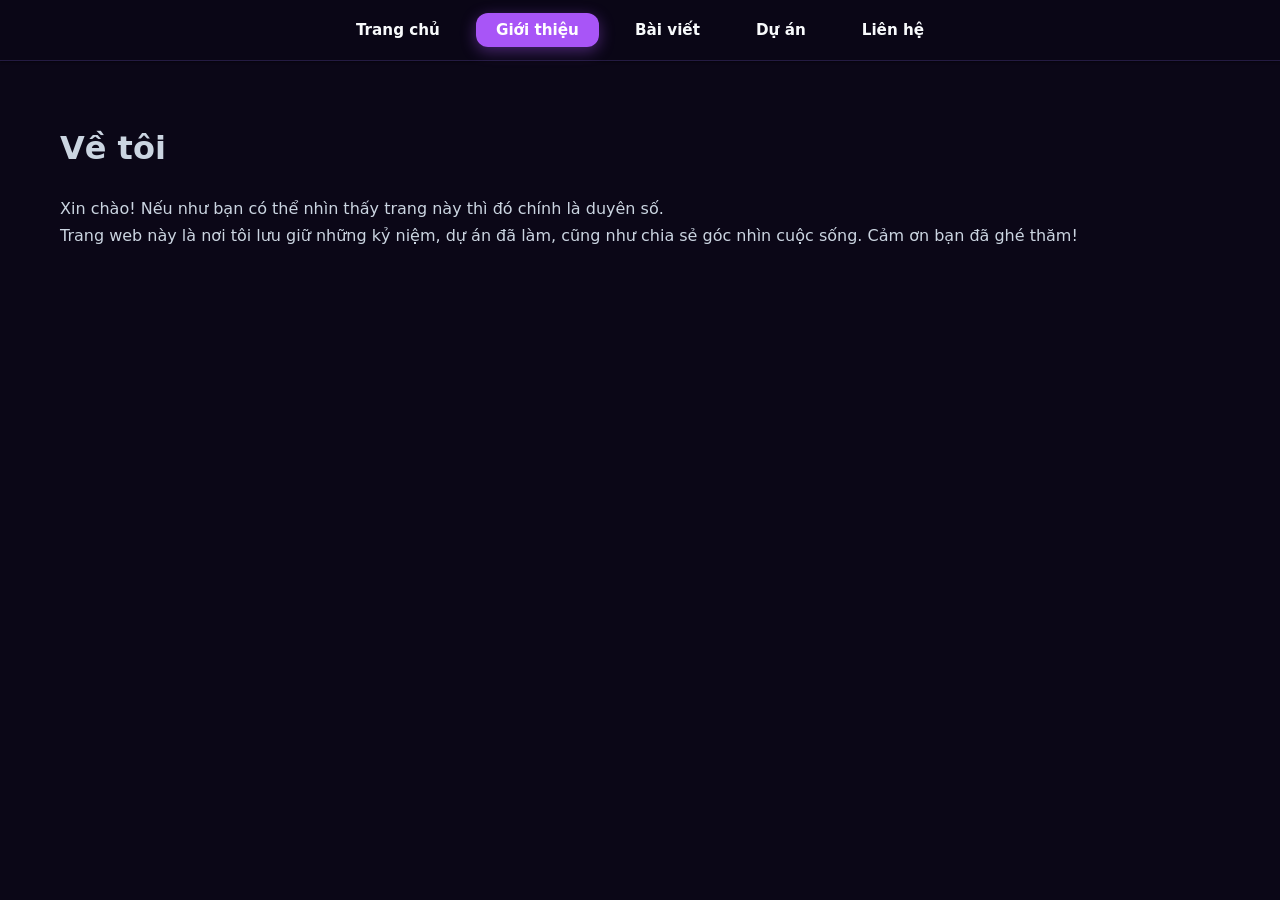
<file: about.html>
<!DOCTYPE html>
<html lang="vi">
<head>
  <meta charset="UTF-8" />
  <meta name="viewport" content="width=device-width, initial-scale=1.0"/>
  <title>Giới thiệu bản thân - Nguyễn Văn Hiệp</title>
  <link rel="stylesheet" href="style.css">
</head>
<body>

  <nav class="navbar">
    <ul class="nav-links">
      <li><a href="index.html">Trang chủ</a></li>
      <li><a href="about.html" class="active">Giới thiệu</a></li>
      <li><a href="blogs.html">Bài viết</a></li>
      <li><a href="projects.html">Dự án</a></li>
      <li><a href="contact.html">Liên hệ</a></li>
    </ul>
  </nav>

  <div class="container">
    <div class="article-container">
      <h1 style="color: var(--primary-color); margin-bottom: 20px;">Về tôi</h1>
      <div class="article-content">
        <p>Xin chào! Nếu như bạn có thể nhìn thấy trang này thì đó chính là duyên số.</p>
        
        <p>Trang web này là nơi tôi lưu giữ những kỷ niệm, dự án đã làm, cũng như chia sẻ góc nhìn cuộc sống. Cảm ơn bạn đã ghé thăm!</p>
      </div>
    </div>
  </div>

</body>
</html>
</file>
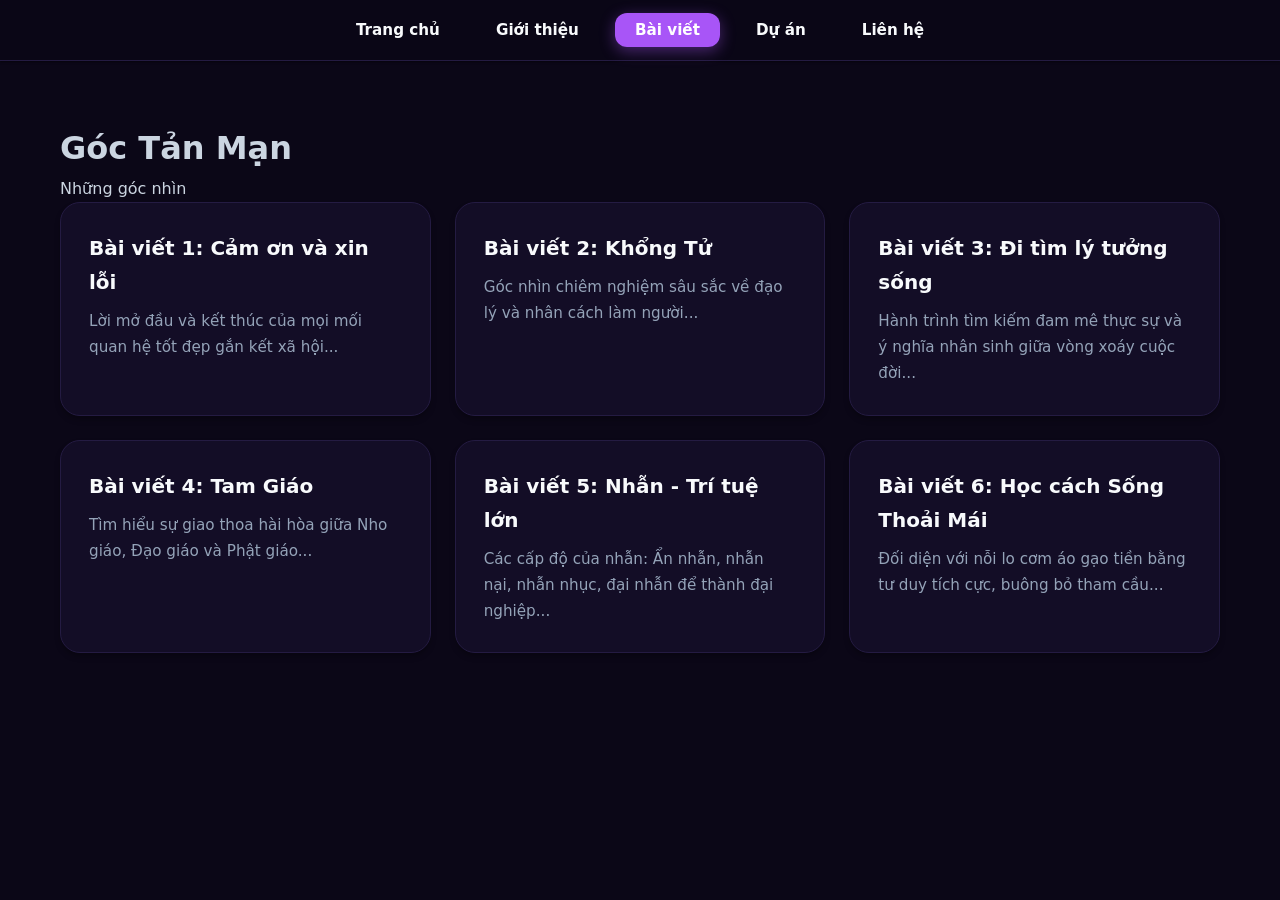
<file: blogs.html>
<!DOCTYPE html>
<html lang="vi">
<head>
  <meta charset="UTF-8">
  <meta name="viewport" content="width=device-width, initial-scale=1.0">
  <title>Các bài viết chia sẻ</title>
  <link rel="stylesheet" href="style.css">
</head>
<body>

  <nav class="navbar">
    <ul class="nav-links">
      <li><a href="index.html">Trang chủ</a></li>
      <li><a href="about.html">Giới thiệu</a></li>
      <li><a href="blogs.html" class="active">Bài viết</a></li>
      <li><a href="projects.html">Dự án</a></li>
      <li><a href="contact.html">Liên hệ</a></li>
    </ul>
  </nav>

  <div class="container">
    <div class="profile-header">
      <h1>Góc Tản Mạn </h1>
      <p class="tagline">Những góc nhìn</p>
    </div>

    <div class="grid-layout">
      <div class="card"><h3><a href="post1.html">Bài viết 1: Cảm ơn và xin lỗi</a></h3><p>Lời mở đầu và kết thúc của mọi mối quan hệ tốt đẹp gắn kết xã hội...</p></div>
      <div class="card"><h3><a href="post2.html">Bài viết 2: Khổng Tử</a></h3><p>Góc nhìn chiêm nghiệm sâu sắc về đạo lý và nhân cách làm người...</p></div>
      <div class="card"><h3><a href="post3.html">Bài viết 3: Đi tìm lý tưởng sống</a></h3><p>Hành trình tìm kiếm đam mê thực sự và ý nghĩa nhân sinh giữa vòng xoáy cuộc đời...</p></div>
      <div class="card"><h3><a href="post4.html">Bài viết 4: Tam Giáo</a></h3><p>Tìm hiểu sự giao thoa hài hòa giữa Nho giáo, Đạo giáo và Phật giáo...</p></div>
      <div class="card"><h3><a href="post5.html">Bài viết 5: Nhẫn - Trí tuệ lớn</a></h3><p>Các cấp độ của nhẫn: Ẩn nhẫn, nhẫn nại, nhẫn nhục, đại nhẫn để thành đại nghiệp...</p></div>
      <div class="card"><h3><a href="post6.html">Bài viết 6: Học cách Sống Thoải Mái</a></h3><p>Đối diện với nỗi lo cơm áo gạo tiền bằng tư duy tích cực, buông bỏ tham cầu...</p></div>
    </div>
  </div>

</body>
</html>
</file>
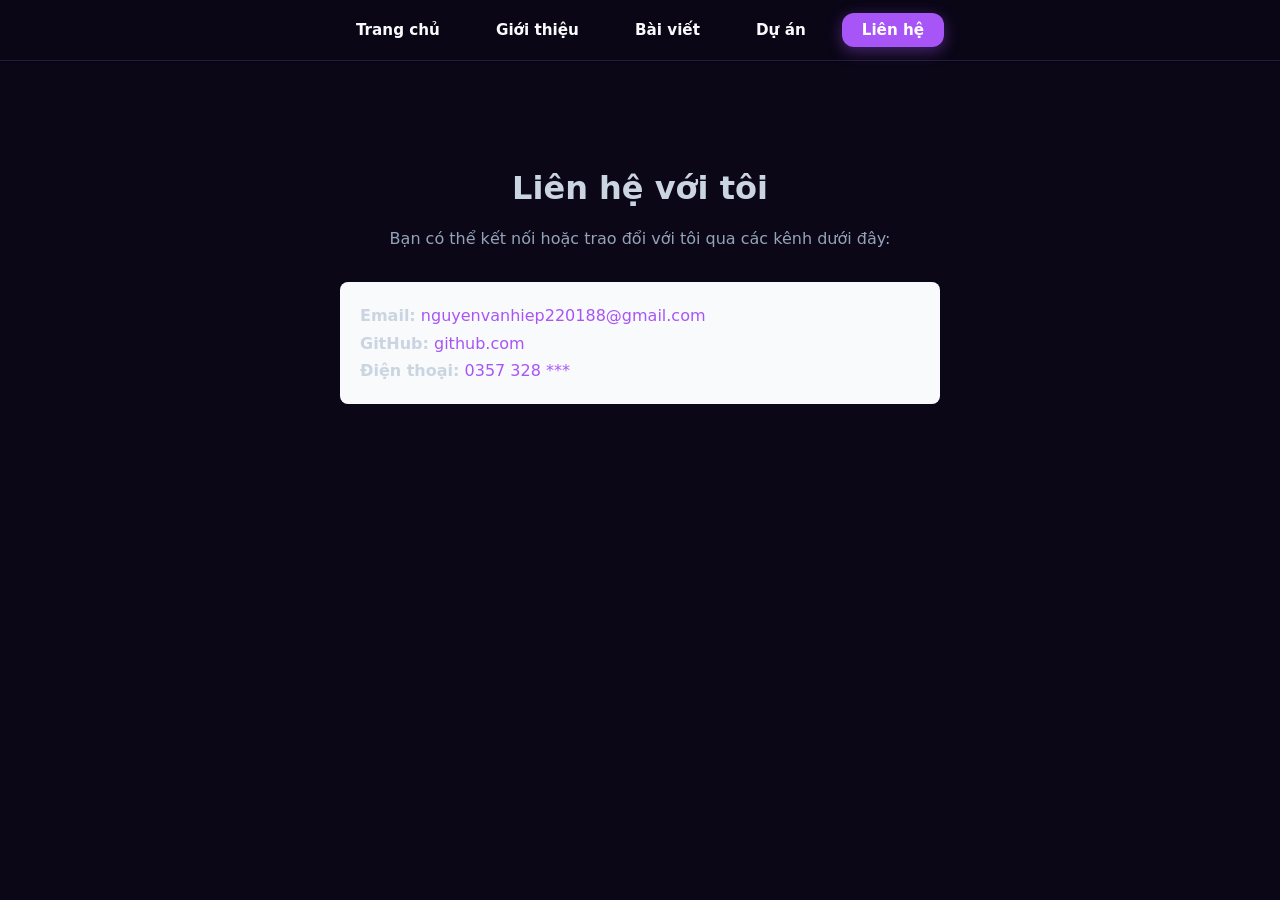
<file: contact.html>
<!DOCTYPE html>
<html lang="vi">
<head>
  <meta charset="UTF-8">
  <meta name="viewport" content="width=device-width, initial-scale=1.0">
  <title>Liên hệ</title>
  <link rel="stylesheet" href="style.css">
</head>
<body>

  <nav class="navbar">
    <ul class="nav-links">
      <li><a href="index.html">Trang chủ</a></li>
      <li><a href="about.html">Giới thiệu</a></li>
      <li><a href="blogs.html">Bài viết</a></li>
      <li><a href="projects.html">Dự án</a></li>
      <li><a href="contact.html" class="active">Liên hệ</a></li>
    </ul>
  </nav>

  <div class="container">
    <div class="article-container" style="max-width: 600px; margin: 40px auto; text-align: center;">
      <h1 style="color: var(--primary-color); margin-bottom: 10px;">Liên hệ với tôi</h1>
      <p style="color: var(--text-muted); margin-bottom: 30px;">Bạn có thể kết nối hoặc trao đổi với tôi qua các kênh dưới đây:</p>
      
      <div class="article-content" style="text-align: left; background: #f8fafc; padding: 20px; border-radius: 8px;">
        <p><strong>Email:</strong> <a href="mailto:nguyenvanhiep220188@gmail.com">nguyenvanhiep220188@gmail.com</a></p>
        <p><strong>GitHub:</strong> <a href="https://github.com" target="_blank">github.com</a></p>
        <p><strong>Điện thoại:</strong> <a href="tel:0357328000">0357 328 ***</a></p>
      </div>
    </div>
  </div>

</body>
</html>
</file>
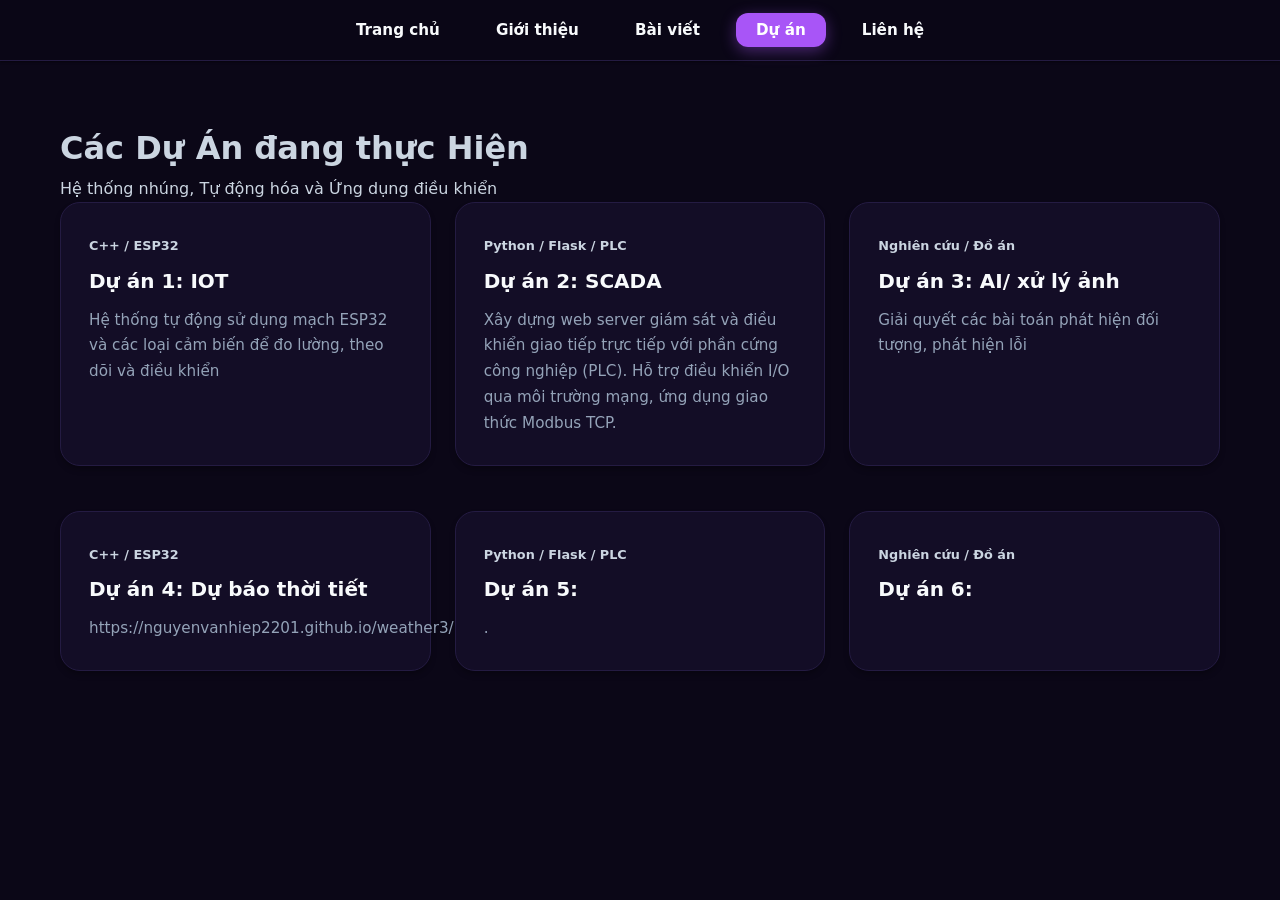
<file: projects.html>
<!DOCTYPE html>
<html lang="vi">
<head>
  <meta charset="UTF-8">
  <meta name="viewport" content="width=device-width, initial-scale=1.0">
  <title>Các dự án đã thực hiện</title>
  <link rel="stylesheet" href="style.css">
</head>
<body>

  <nav class="navbar">
    <ul class="nav-links">
      <li><a href="index.html">Trang chủ</a></li>
      <li><a href="about.html">Giới thiệu</a></li>
      <li><a href="blogs.html">Bài viết</a></li>
      <li><a href="projects.html" class="active">Dự án</a></li>
      <li><a href="contact.html">Liên hệ</a></li>
    </ul>
  </nav>

  <div class="container">
    <div class="profile-header">
      <h1>Các Dự Án đang thực Hiện</h1>
      <p class="tagline">Hệ thống nhúng, Tự động hóa và Ứng dụng điều khiển</p>
    </div>

    <div class="grid-layout">
      <div class="card">
        <div>
          <span style="font-size:0.8rem; color:var(--primary-color); font-weight:600;">C++ / ESP32</span>
          <h3 style="margin-top:5px;"><a href="#">Dự án 1: IOT</a></h3>
          <p>Hệ thống tự động sử dụng mạch ESP32 và các loại cảm biến để đo lường, theo dõi và điều khiển </p>
        </div>
      </div>

      <div class="card">
        <div>
          <span style="font-size:0.8rem; color:var(--primary-color); font-weight:600;">Python / Flask / PLC</span>
          <h3 style="margin-top:5px;"><a href="#">Dự án 2: SCADA </a></h3>
          <p>Xây dựng web server giám sát và điều khiển giao tiếp trực tiếp với phần cứng công nghiệp (PLC). Hỗ trợ điều khiển I/O qua môi trường mạng, ứng dụng giao thức Modbus TCP.</p>
        </div>
      </div>

      <div class="card">
        <div>
          <span style="font-size:0.8rem; color:var(--primary-color); font-weight:600;">Nghiên cứu / Đồ án</span>
          <h3 style="margin-top:5px;"><a href="#">Dự án 3: AI/ xử lý ảnh </a></h3>
          <p>Giải quyết các bài toán phát hiện đối tượng, phát hiện lỗi </p>
        </div>
      </div>
    </div>


     <div class="grid-layout">
      <div class="card">
        <div>
          <span style="font-size:0.8rem; color:var(--primary-color); font-weight:600;">C++ / ESP32</span>
          <h3 style="margin-top:5px;"><a href="#">Dự án 4: Dự báo thời tiết </a></h3>
          <p>https://nguyenvanhiep2201.github.io/weather3/ </p>
        </div>
      </div>

      <div class="card">
        <div>
          <span style="font-size:0.8rem; color:var(--primary-color); font-weight:600;">Python / Flask / PLC</span>
          <h3 style="margin-top:5px;"><a href="#">Dự án 5:  </a></h3>
          <p>.</p>
        </div>
      </div>

      <div class="card">
        <div>
          <span style="font-size:0.8rem; color:var(--primary-color); font-weight:600;">Nghiên cứu / Đồ án</span>
          <h3 style="margin-top:5px;"><a href="#">Dự án 6:  </a></h3>
          <p> </p>
        </div>
      </div>
    </div>
 

</body>
</html>
</file>
<file: style.css>
/* --- Hệ thống màu sắc & Biến cấu trúc Dark Mode --- */
:root {
  /* Tông màu Neon tạo điểm nhấn công nghệ */
  --primary: #a855f7;         /* Tím Neon đậm chất lập trình và công nghệ */
  --primary-hover: #c084fc;   /* Tím sáng hơn khi tương tác */
  --accent: #3b82f6;          /* Xanh Cyan làm điểm nhấn phụ trợ */
  --gradient-hero: linear-gradient(135deg, #090514 0%, #120a2a 100%); /* Nền tối sang trọng */
  
  /* Hệ thống màu nền và chữ chuyên dụng cho môi trường tối */
  --bg-main: #0b0717;         /* Nền tổng thể tối sâu chống mỏi mắt */
  --bg-card: #130d26;         /* Nền của các thẻ card dự án/bài viết */
  --text-title: #f8fafc;      /* Chữ tiêu đề trắng sáng nổi bật */
  --text-body: #cbd5e1;       /* Chữ nội dung xám sáng dễ đọc */
  --text-muted: #94a3b8;      /* Chữ mờ phụ trợ */
  --border: #241b42;          /* Viền tối đồng bộ màu nền */
  
  /* Thiết lập bo góc & Đổ bóng phát sáng (Glow Effect) */
  --radius-lg: 20px;
  --radius-md: 12px;
  --shadow-sm: 0 1px 2px 0 rgba(0, 0, 0, 0.5);
  --shadow-md: 0 4px 6px -1px rgba(0, 0, 0, 0.3);
  /* Hiệu ứng phát sáng nhẹ màu tím huyền ảo xung quanh khối hộp */
  --shadow-lg: 0 10px 30px -5px rgba(168, 85, 247, 0.15), 0 10px 10px -5px rgba(0, 0, 0, 0.2);
  --transition: all 0.3s cubic-bezier(0.4, 0, 0.2, 1);
}

/* --- Reset cấu trúc cơ bản --- */
* {
  box-sizing: border-box;
  margin: 0;
  padding: 0;
}

body {
  font-family: 'Segoe UI', system-ui, -apple-system, sans-serif;
  background-color: var(--bg-main);
  color: var(--text-body);
  line-height: 1.7;
  padding-bottom: 100px;
  overflow-x: hidden;
}

a {
  color: var(--primary);
  text-decoration: none;
  transition: var(--transition);
}

/* --- Thanh điều hướng Navbar (Hiệu ứng kính mờ tối) --- */
.navbar {
  position: sticky;
  top: 0;
  background: rgba(11, 7, 23, 0.75); /* Đồng bộ nền tối bán trong suốt */
  backdrop-filter: blur(20px);
  -webkit-backdrop-filter: blur(20px);
  border-bottom: 1px solid var(--border);
  padding: 16px 20px;
  display: flex;
  justify-content: center;
  align-items: center;
  z-index: 1000;
  box-shadow: var(--shadow-sm);
}

.nav-links {
  display: flex;
  gap: 16px;
  list-style: none;
}

.nav-links a {
  font-weight: 600;
  font-size: 0.95rem;
  color: var(--text-title);
  padding: 8px 20px;
  border-radius: var(--radius-md);
}

.nav-links a:hover {
  color: var(--primary-hover);
  background: rgba(168, 85, 247, 0.1);
}

.nav-links a.active {
  background: var(--primary);
  color: white;
  box-shadow: 0 4px 15px rgba(168, 85, 247, 0.4);
}

/* --- Tiện ích Ngày Giờ góc trên bên phải --- */
.datetime-widget {
  position: absolute;
  right: 24px;
  top: 50%;
  transform: translateY(-50%);
  text-align: right;
  line-height: 1.3;
}

.datetime-widget .time-text {
  font-weight: 700;
  color: var(--primary-hover);
  font-size: 0.95rem;
  text-shadow: 0 0 8px rgba(168, 85, 247, 0.5); /* Hiệu ứng đèn LED phát sáng */
}

.datetime-widget .date-text {
  font-size: 0.75rem;
  color: var(--text-muted);
  font-weight: 500;
}

/* --- Phần giới thiệu đầu trang (Hero Section tối) --- */
.hero-section {
  background: var(--gradient-hero);
  padding: 50px 20px 40px;
  text-align: center;
  position: relative;
  border-bottom: 1px solid var(--border);
}

.avatar-wrapper {
  position: relative;
  display: inline-block;
  margin-bottom: 16px;
}

.avatar-wrapper::after {
  content: '';
  position: absolute;
  top: -4px; left: -4px; right: -4px; bottom: -4px;
  border-radius: 50%;
  background: linear-gradient(45deg, var(--primary), var(--accent));
  z-index: 1;
  animation: spinWeb 12s linear infinite;
}

.avatar {
  width: 110px;
  height: 110px;
  border-radius: 50%;
  border: 4px solid #090514;
  box-shadow: var(--shadow-lg);
  object-fit: cover;
  position: relative;
  z-index: 2;
  transition: var(--transition);
}

@keyframes spinWeb {
  100% { transform: rotate(360deg); }
}

.hero-section h1 {
  font-size: 2.2rem;
  font-weight: 800;
  color: #ffffff;
  letter-spacing: -0.02em;
  margin-bottom: 8px;
  text-shadow: 0 2px 10px rgba(0,0,0,0.5);
}

.hero-subtitle {
  font-size: 1rem;
  color: #94a3b8;
  font-style: italic;
  max-width: 500px;
  margin: 0 auto;
}

/* --- Thùng chứa nội dung chính --- */
.container {
  max-width: 1200px;
  margin: 0 auto;
  padding: 60px 20px;
}

/* --- Thanh tìm kiếm cách điệu Dark Mode --- */
.search-wrapper {
  margin: -70px auto 40px;
  max-width: 600px;
  position: relative;
  z-index: 10;
}

.search-input {
  width: 100%;
  padding: 16px 28px;
  font-size: 1rem;
  border: 1px solid var(--border);
  border-radius: 9999px;
  outline: none;
  transition: var(--transition);
  box-shadow: 0 10px 25px rgba(0,0,0,0.4);
  background: var(--bg-card);
  color: var(--text-title);
}

.search-input:focus {
  border-color: var(--primary);
  box-shadow: 0 0 15px rgba(168, 85, 247, 0.3);
}

/* --- Tiêu đề các mục --- */
.section-title {
  font-size: 1.6rem;
  font-weight: 700;
  color: var(--text-title);
  margin: 40px 0 24px;
  position: relative;
  text-align: left;
}

.section-title::after {
  content: '';
  position: absolute;
  bottom: -6px;
  left: 0;
  width: 45px;
  height: 5px;
  background: linear-gradient(to right, var(--primary), var(--accent));
  border-radius: 10px;
}

/* --- Lưới hiển thị danh sách thẻ (Grid Layout) --- */
.grid-layout {
  display: grid;
  grid-template-columns: repeat(auto-fill, minmax(340px, 1fr));
  gap: 24px;
  margin-bottom: 45px;
}

.card {
  background: var(--bg-card);
  border: 1px solid var(--border);
  border-radius: var(--radius-lg);
  padding: 28px;
  text-align: left;
  box-shadow: var(--shadow-md);
  transition: var(--transition);
  display: flex;
  flex-direction: column;
  position: relative;
}

/* Hiệu ứng Hover phát sáng nhẹ khi tương tác */
.card:hover {
  transform: translateY(-6px);
  box-shadow: 0 10px 20px rgba(168, 85, 247, 0.15);
  border-color: rgba(168, 85, 247, 0.4);
}

.card:hover h3 a {
  color: var(--primary-hover);
}

.card-tag {
  font-size: 0.75rem;
  font-weight: 700;
  text-transform: uppercase;
  color: var(--accent); /* Màu xanh Cyan nổi bật trên nền tối */
  letter-spacing: 0.08em;
  margin-bottom: 10px;
}

.card h3 {
  font-size: 1.25rem;
  font-weight: 700;
  color: var(--text-title);
  margin-bottom: 10px;
}

.card h3 a {
  color: var(--text-title);
}

.card p {
  font-size: 0.95rem;
  color: var(--text-muted);
  flex-grow: 1;
}

/* --- Khu vực trưng bày ảnh Gallery --- */
.gallery-grid {
  display: grid;
  grid-template-columns: repeat(auto-fill, minmax(240px, 1fr));
  gap: 20px;
  margin-top: 24px;
}

.gallery-item {
  overflow: hidden;
  border-radius: var(--radius-md);
  box-shadow: var(--shadow-md);
  background: #1e1b4b; /* Nền tối chờ tải ảnh */
  aspect-ratio: 4 / 3;
  border: 1px solid var(--border);
}

.gallery-grid img {
  width: 100%;
  height: 100%;
  object-fit: cover;
  transition: var(--transition);
  opacity: 0.82; /* Làm dịu độ chói của ảnh trên nền tối */
}

.gallery-item:hover img {
  transform: scale(1.06);
  opacity: 1; /* Sáng rõ ảnh lên khi di chuột vào */
  filter: saturate(1.1);
}

.hidden {
  display: none !important;
}

/* --- Tối ưu hóa trên giao diện Mobile --- */
@media (max-width: 850px) {
  .datetime-widget {
    display: none;
  }
}
/* --- Tối ưu hóa Menu trên giao diện di động (Mobile Responsive) --- */
@media (max-width: 640px) {
  .navbar {
    padding: 12px 10px; /* Thu hẹp khoảng cách viền của thanh menu */
  }

  .nav-links {
    gap: 4px; /* Thu hẹp khoảng cách giữa các nút */
    width: 100%;
    justify-content: space-around; /* Phân bổ đều các nút trên chiều ngang điện thoại */
  }

  .nav-links a {
    font-size: 0.8rem; /* Thu nhỏ cỡ chữ một chút để không bị tràn dòng */
    padding: 6px 8px; /* Giảm khoảng đệm xung quanh chữ */
    white-space: nowrap; /* Ngăn chặn tuyệt đối việc chữ bị tự động xuống dòng */
  }

  .nav-links a.active {
    box-shadow: 0 2px 8px rgba(168, 85, 247, 0.3); /* Thu nhỏ hiệu ứng bóng đổ cho vừa vặn */
  }
}
@media (max-width: 640px) {
  .hero-section { padding: 40px 20px 30px; }
  .hero-section h1 { font-size: 1.8rem; }
  .search-wrapper { margin-top: -30px; margin-bottom: 40px; }
  .grid-layout { grid-template-columns: 1fr; }
}
</file>
